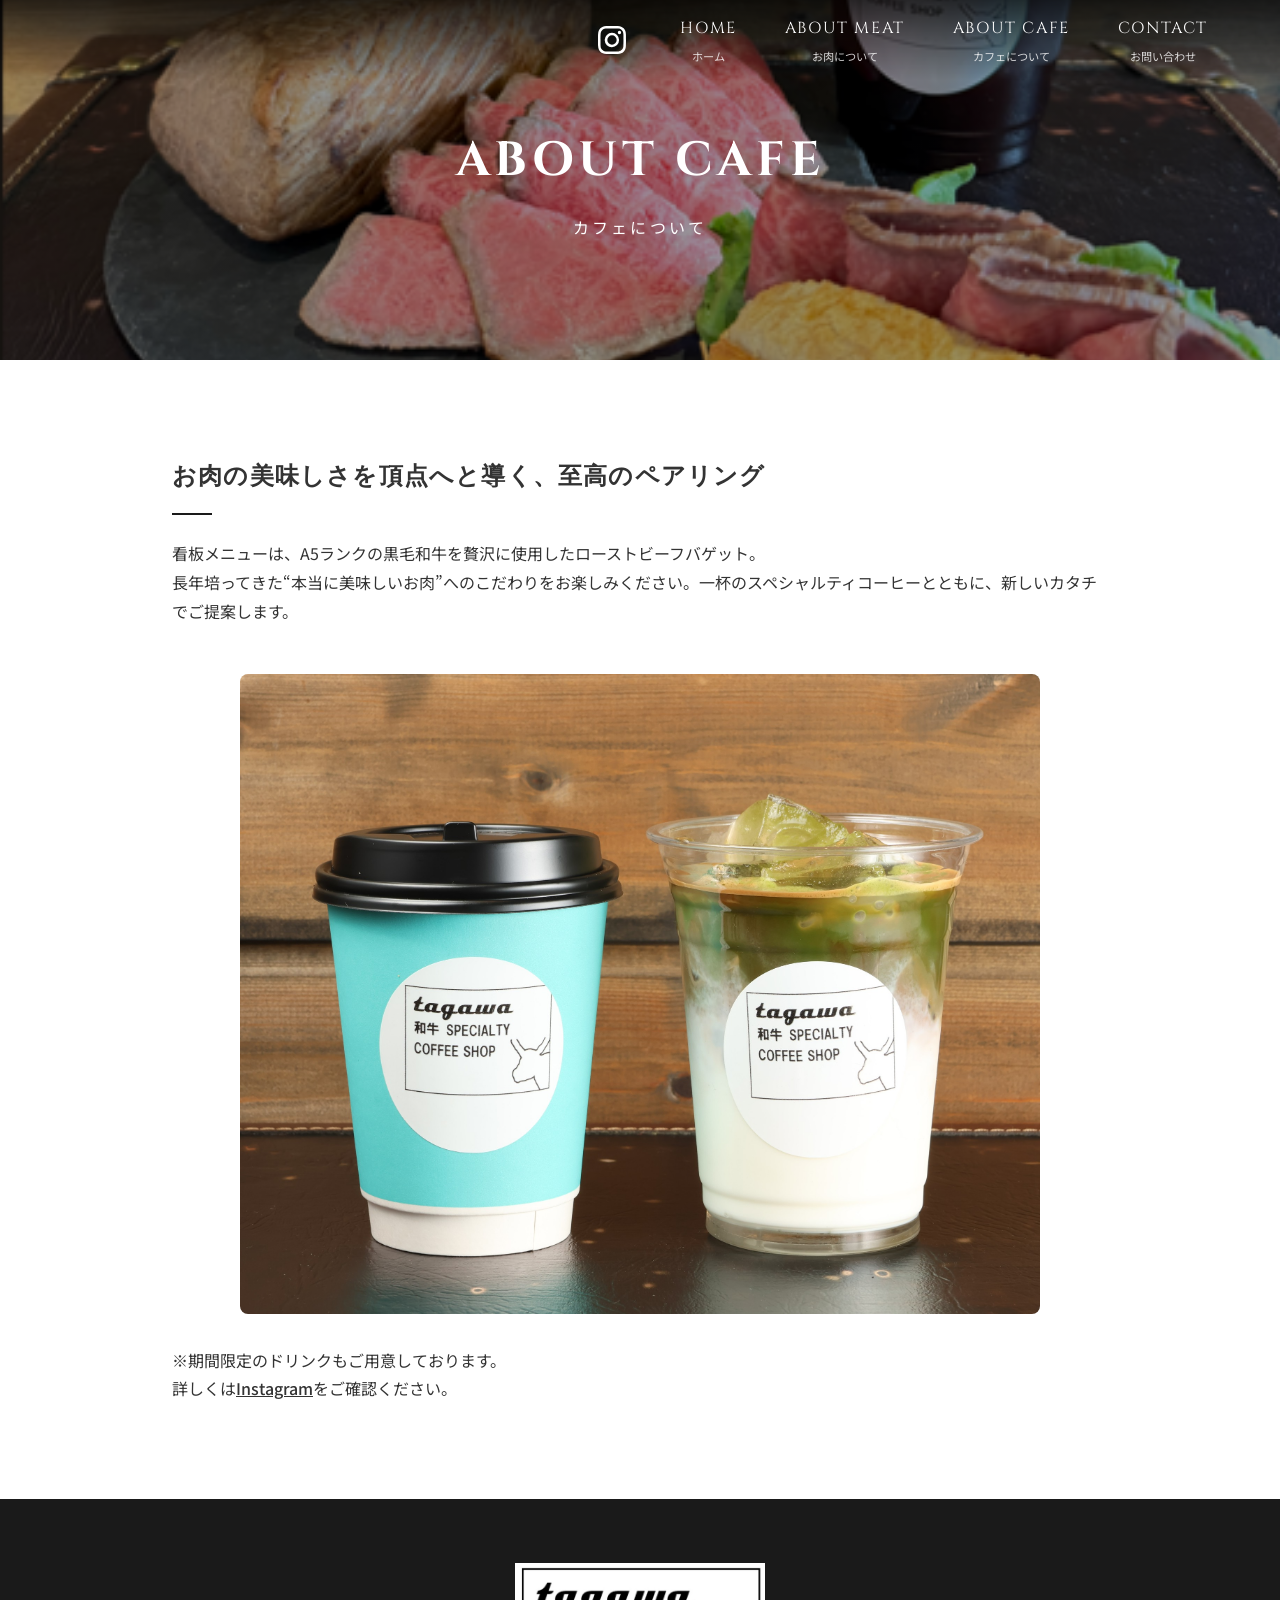
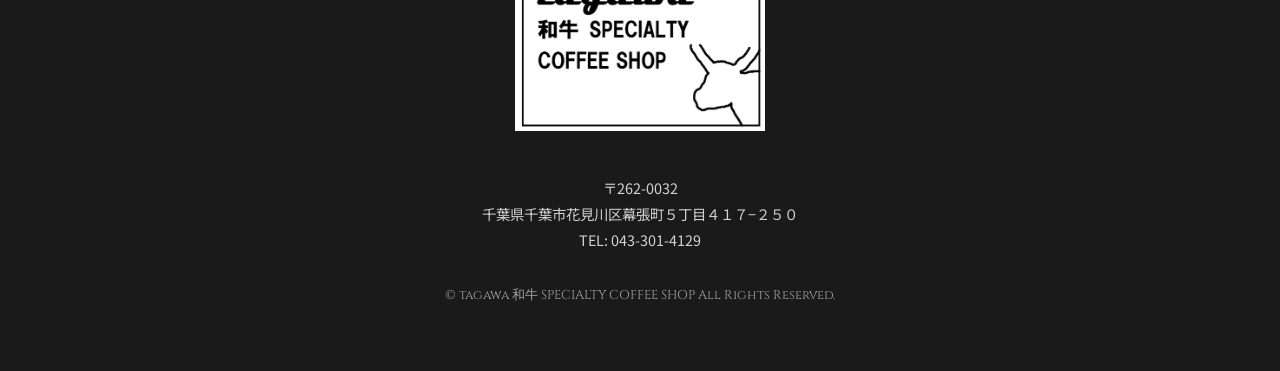
<file: about_cafe.html>
<!DOCTYPE html>
<html lang="ja">
<head>
    <meta charset="UTF-8">
    <meta name="viewport" content="width=device-width, initial-scale=1.0">
    <title>ABOUT CAFE - カフェについて | tagawa 和牛 SPECIALTY COFFEE SHOP</title>
    <meta name="description" content="こだわりのコーヒーとカフェ空間についてご紹介します。">
    <link rel="stylesheet" href="style.css">
    <link href="https://fonts.googleapis.com/css2?family=Cinzel:wght@400;700&family=Noto+Sans+JP:wght@300;400;500;700&display=swap" rel="stylesheet">
</head>
<body>
    <header class="header">
        <div class="header-inner">
            <div class="header-insta">
                <a href="https://www.instagram.com/tagawa_wagyu_specialty_shop/" target="_blank" rel="noopener noreferrer" style="color: inherit; display: flex; align-items: center; justify-content: center; width: 40px; height: 40px; transition: opacity 0.3s ease;">
                    <svg xmlns="http://www.w3.org/2000/svg" width="28" height="28" fill="currentColor" class="bi bi-instagram" viewBox="0 0 16 16">
                        <path d="M8 0C5.829 0 5.556.01 4.703.048 3.85.088 3.269.222 2.76.42a3.917 3.917 0 0 0-1.417.923A3.927 3.927 0 0 0 .42 2.76C.222 3.268.087 3.85.048 4.7.01 5.555 0 5.827 0 8.001c0 2.172.01 2.444.048 3.297.04.852.174 1.433.372 1.942.205.526.478.972.923 1.417.444.445.89.719 1.416.923.51.198 1.09.333 1.942.372C5.555 15.99 5.827 16 8 16s2.444-.01 3.298-.048c.851-.04 1.434-.174 1.943-.372a3.916 3.916 0 0 0 1.416-.923c.445-.445.718-.891.923-1.417.197-.509.332-1.09.372-1.942C15.99 10.445 16 10.173 16 8s-.01-2.445-.048-3.299c-.04-.851-.175-1.433-.372-1.941a3.926 3.926 0 0 0-.923-1.417A3.911 3.911 0 0 0 13.24.42c-.51-.198-1.092-.333-1.943-.372C10.443.01 10.172 0 7.998 0h.003zm-.717 1.442h.718c2.136 0 2.389.007 3.232.046.78.036 1.204.166 1.486.275.373.145.64.319.92.599.28.28.453.546.598.92.11.281.24.705.275 1.485.039.843.047 1.096.047 3.231s-.008 2.389-.047 3.232c-.035.78-.166 1.203-.275 1.485a2.47 2.47 0 0 1-.599.919c-.28.28-.546.453-.92.598-.28.11-.704.24-1.487.276-.843.038-1.096.047-3.232.047s-2.39-.009-3.233-.047c-.78-.036-1.203-.166-1.485-.276a2.478 2.478 0 0 1-.92-.598 2.48 2.48 0 0 1-.6-.92c-.109-.281-.24-.705-.275-1.485-.038-.843-.046-1.096-.046-3.233 0-2.136.008-2.388.046-3.231.036-.78.166-1.204.276-1.486.145-.373.319-.64.599-.92.28-.28.546-.453.92-.598.282-.11.705-.24 1.485-.276.738-.034 1.024-.044 2.515-.045v.002zm4.988 1.328a.96.96 0 1 0 0 1.92.96.96 0 0 0 0-1.92zm-4.27 1.122a4.109 4.109 0 1 0 0 8.217 4.109 4.109 0 0 0 0-8.217zm0 1.441a2.667 2.667 0 1 1 0 5.334 2.667 2.667 0 0 1 0-5.334z"/>
                    </svg>
                </a>
            </div>
            <div class="hamburger">
                <span></span>
                <span></span>
                <span></span>
            </div>
            <nav class="global-nav">
                <ul>
                    <li><a href="index.html"><span class="en">HOME</span><span class="ja">ホーム</span></a></li>
                    <li><a href="about_meat.html"><span class="en">ABOUT MEAT</span><span class="ja">お肉について</span></a></li>
                    <li><a href="about_cafe.html"><span class="en">ABOUT CAFE</span><span class="ja">カフェについて</span></a></li>
                    <li><a href="contact.html"><span class="en">CONTACT</span><span class="ja">お問い合わせ</span></a></li>
                </ul>
            </nav>
        </div>
    </header>

    <div class="page-header" style="background-image: linear-gradient(rgba(0,0,0,0.4), rgba(0,0,0,0.4)), url('cafe2.png'); background-size: cover; background-position: center;">
        <h2 class="page-title">ABOUT CAFE</h2>
        <p class="page-subtitle">カフェについて</p>
    </div>

    <main class="page-main">
        <section class="section">
            <div class="container">
                <div class="content-block">
                    <div class="content-text">
                        <h3 class="mb-4">お肉の美味しさを頂点へと導く、至高のペアリング</h3>
                        <p>看板メニューは、A5ランクの黒毛和牛を贅沢に使用したローストビーフバゲット。<br>長年培ってきた“本当に美味しいお肉”へのこだわりをお楽しみください。一杯のスペシャルティコーヒーとともに、新しいカタチでご提案します。</p>
                    </div>
                    <div class="cafe-gallery" style="margin-top: 3rem;">
                        <img src="cafe1.jpg" alt="カフェの画像" style="width: 100%; max-width: 800px; height: auto; border-radius: 8px; display: block; margin: 0 auto;">
                    </div>

                    <div class="cafe-notice" style="text-align: left; margin-top: 2rem;">
                        <p>※期間限定のドリンクもご用意しております。<br>
                        詳しくは<a href="https://www.instagram.com/tagawa_wagyu_specialty_shop/" target="_blank" rel="noopener noreferrer" class="insta-link">Instagram</a>をご確認ください。</p>
                    </div>
                </div>

            </div>
        </section>
    </main>

    <footer class="footer">
        <div class="container">
            <div class="footer-logo"><img src="logo.png" alt="tagawa 和牛 SPECIALTY COFFEE SHOP" style="max-width: 250px; height: auto;"></div>
            <p class="footer-address">〒262-0032<br>千葉県千葉市花見川区幕張町５丁目<br class="sp-only">４１７−２５０<br>TEL: 043-301-4129</p>
            <p class="copyright">&copy; tagawa 和牛 SPECIALTY COFFEE SHOP All Rights Reserved.</p>
        </div>
    </footer>
    <script src="script.js"></script>
</body>
</html>
</file>
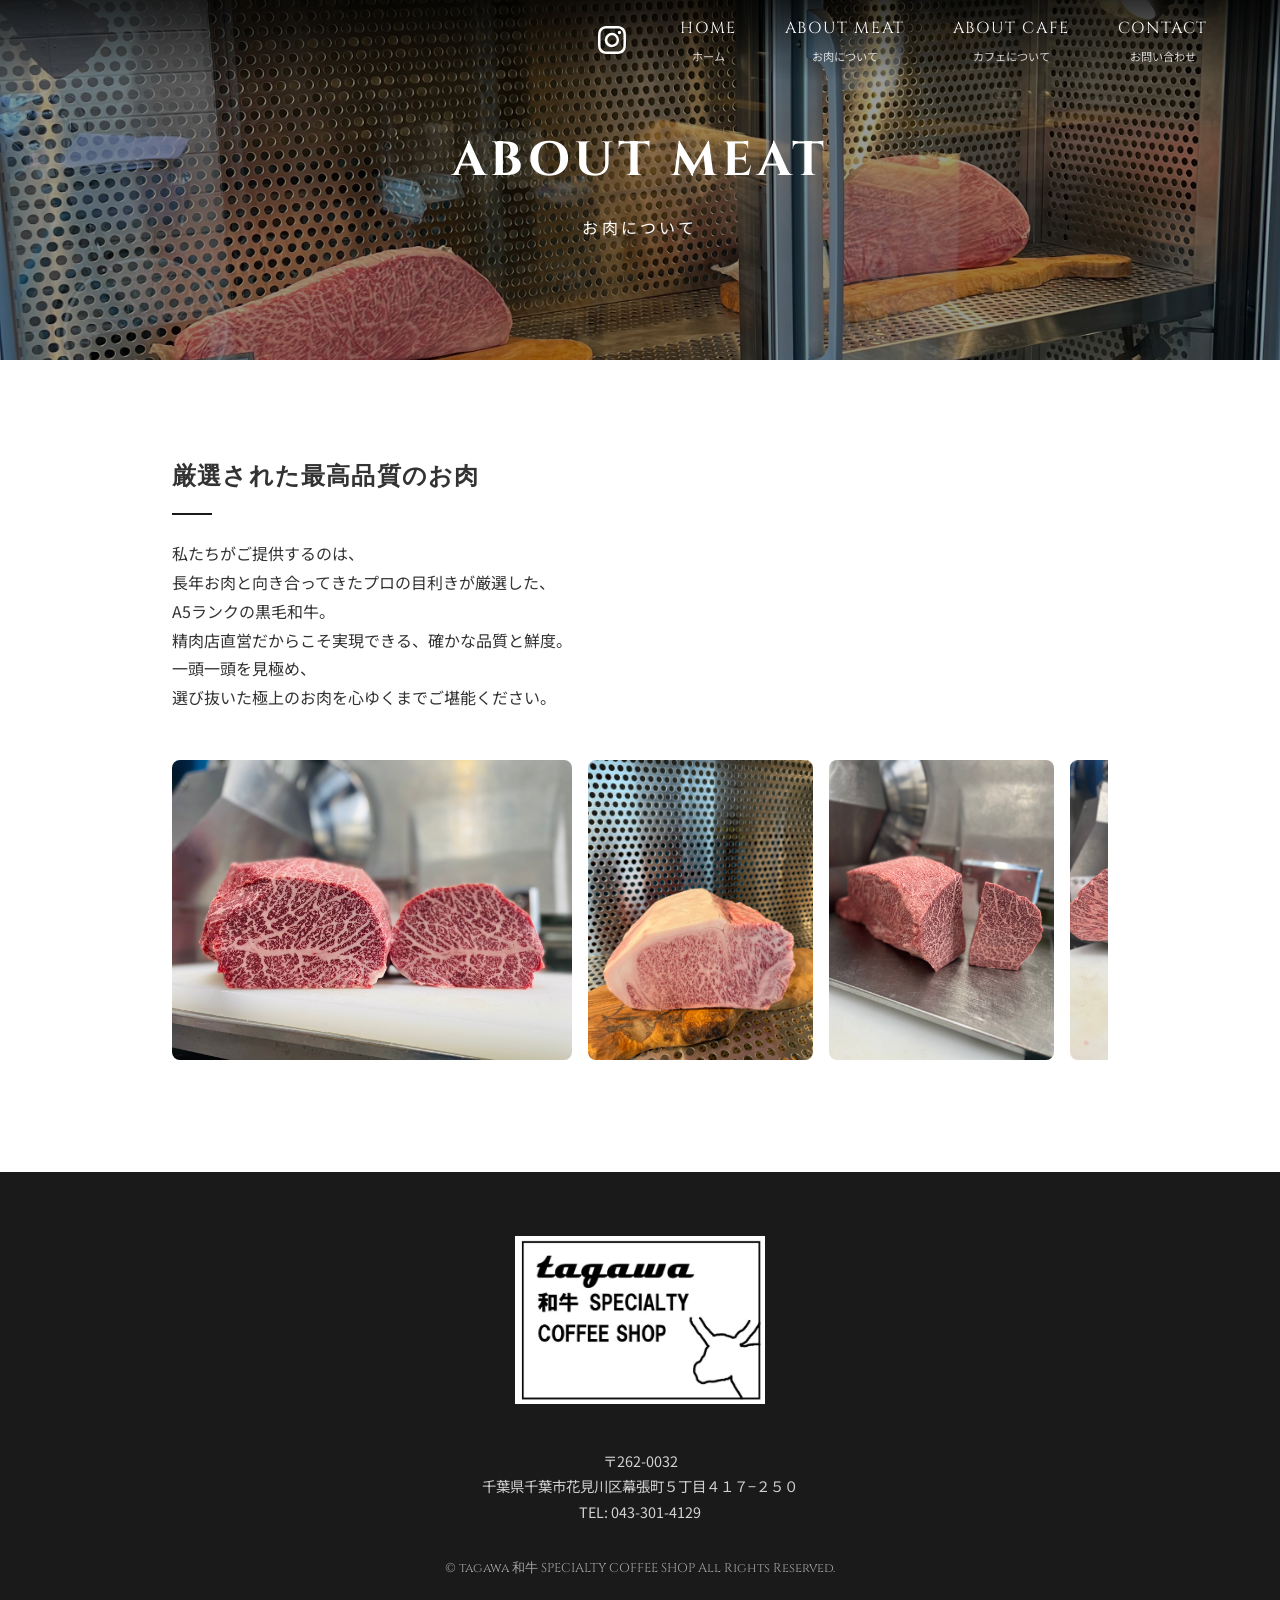
<file: about_meat.html>
<!DOCTYPE html>
<html lang="ja">

<head>
    <meta charset="UTF-8">
    <meta name="viewport" content="width=device-width, initial-scale=1.0">
    <title>ABOUT MEAT - お肉について | tagawa 和牛 SPECIALTY COFFEE SHOP</title>
    <meta name="description" content="厳選されたお肉へのこだわりをご紹介します。">
    <link rel="stylesheet" href="style.css">
    <link
        href="https://fonts.googleapis.com/css2?family=Cinzel:wght@400;700&family=Noto+Sans+JP:wght@300;400;500;700&display=swap"
        rel="stylesheet">
</head>

<body>
    <header class="header">
        <div class="header-inner">
            <div class="header-insta">
                <a href="https://www.instagram.com/tagawa_wagyu_specialty_shop/" target="_blank"
                    rel="noopener noreferrer"
                    style="color: inherit; display: flex; align-items: center; justify-content: center; width: 40px; height: 40px; transition: opacity 0.3s ease;">
                    <svg xmlns="http://www.w3.org/2000/svg" width="28" height="28" fill="currentColor"
                        class="bi bi-instagram" viewBox="0 0 16 16">
                        <path
                            d="M8 0C5.829 0 5.556.01 4.703.048 3.85.088 3.269.222 2.76.42a3.917 3.917 0 0 0-1.417.923A3.927 3.927 0 0 0 .42 2.76C.222 3.268.087 3.85.048 4.7.01 5.555 0 5.827 0 8.001c0 2.172.01 2.444.048 3.297.04.852.174 1.433.372 1.942.205.526.478.972.923 1.417.444.445.89.719 1.416.923.51.198 1.09.333 1.942.372C5.555 15.99 5.827 16 8 16s2.444-.01 3.298-.048c.851-.04 1.434-.174 1.943-.372a3.916 3.916 0 0 0 1.416-.923c.445-.445.718-.891.923-1.417.197-.509.332-1.09.372-1.942C15.99 10.445 16 10.173 16 8s-.01-2.445-.048-3.299c-.04-.851-.175-1.433-.372-1.941a3.926 3.926 0 0 0-.923-1.417A3.911 3.911 0 0 0 13.24.42c-.51-.198-1.092-.333-1.943-.372C10.443.01 10.172 0 7.998 0h.003zm-.717 1.442h.718c2.136 0 2.389.007 3.232.046.78.036 1.204.166 1.486.275.373.145.64.319.92.599.28.28.453.546.598.92.11.281.24.705.275 1.485.039.843.047 1.096.047 3.231s-.008 2.389-.047 3.232c-.035.78-.166 1.203-.275 1.485a2.47 2.47 0 0 1-.599.919c-.28.28-.546.453-.92.598-.28.11-.704.24-1.487.276-.843.038-1.096.047-3.232.047s-2.39-.009-3.233-.047c-.78-.036-1.203-.166-1.485-.276a2.478 2.478 0 0 1-.92-.598 2.48 2.48 0 0 1-.6-.92c-.109-.281-.24-.705-.275-1.485-.038-.843-.046-1.096-.046-3.233 0-2.136.008-2.388.046-3.231.036-.78.166-1.204.276-1.486.145-.373.319-.64.599-.92.28-.28.546-.453.92-.598.282-.11.705-.24 1.485-.276.738-.034 1.024-.044 2.515-.045v.002zm4.988 1.328a.96.96 0 1 0 0 1.92.96.96 0 0 0 0-1.92zm-4.27 1.122a4.109 4.109 0 1 0 0 8.217 4.109 4.109 0 0 0 0-8.217zm0 1.441a2.667 2.667 0 1 1 0 5.334 2.667 2.667 0 0 1 0-5.334z" />
                    </svg>
                </a>
            </div>
            <div class="hamburger">
                <span></span>
                <span></span>
                <span></span>
            </div>
            <nav class="global-nav">
                <ul>
                    <li><a href="index.html"><span class="en">HOME</span><span class="ja">ホーム</span></a></li>
                    <li><a href="about_meat.html"><span class="en">ABOUT MEAT</span><span class="ja">お肉について</span></a>
                    </li>
                    <li><a href="about_cafe.html"><span class="en">ABOUT CAFE</span><span class="ja">カフェについて</span></a>
                    </li>
                    <li><a href="contact.html"><span class="en">CONTACT</span><span class="ja">お問い合わせ</span></a></li>
                </ul>
            </nav>
        </div>
    </header>

    <div class="page-header"
        style="background-image: linear-gradient(rgba(0,0,0,0.4), rgba(0,0,0,0.4)), url('meat6.jpg'); background-size: cover; background-position: center;">
        <h2 class="page-title">ABOUT MEAT</h2>
        <p class="page-subtitle">お肉について</p>
    </div>

    <main class="page-main">
        <section class="section">
            <div class="container">
                <div class="content-block">
                    <div class="content-text">
                        <h3 class="mb-4">厳選された最高品質のお肉</h3>
                        <p class="meat-intro-text">
                            私たちがご提供するのは、<br>長年お肉と向き合ってきたプロの目利きが厳選した、<br>A5ランクの黒毛和牛。<br>精肉店直営だからこそ実現できる、確かな品質と鮮度。<br>一頭一頭を見極め、<br>選び抜いた極上のお肉を心ゆくまでご堪能ください。
                        </p>
                    </div>

                    <div class="meat-gallery" style="margin-top: 3rem;">
                        <div class="gallery-scroll">
                            <img src="meat1.jpg" alt="お肉の画像1">
                            <img src="meat2.jpg" alt="お肉の画像2">
                            <img src="meat3.jpg" alt="お肉の画像3">
                            <img src="meat4.jpg" alt="お肉の画像4">
                            <img src="meat5.jpg" alt="お肉の画像5">
                        </div>
                    </div>
                </div>
            </div>
        </section>
    </main>

    <footer class="footer">
        <div class="container">
            <div class="footer-logo"><img src="logo.png" alt="tagawa 和牛 SPECIALTY COFFEE SHOP"
                    style="max-width: 250px; height: auto;"></div>
            <p class="footer-address">〒262-0032<br>千葉県千葉市花見川区幕張町５丁目<br class="sp-only">４１７−２５０<br>TEL: 043-301-4129</p>
            <p class="copyright">&copy; tagawa 和牛 SPECIALTY COFFEE SHOP All Rights Reserved.</p>
        </div>
    </footer>
    <script src="script.js"></script>
</body>

</html>
</file>
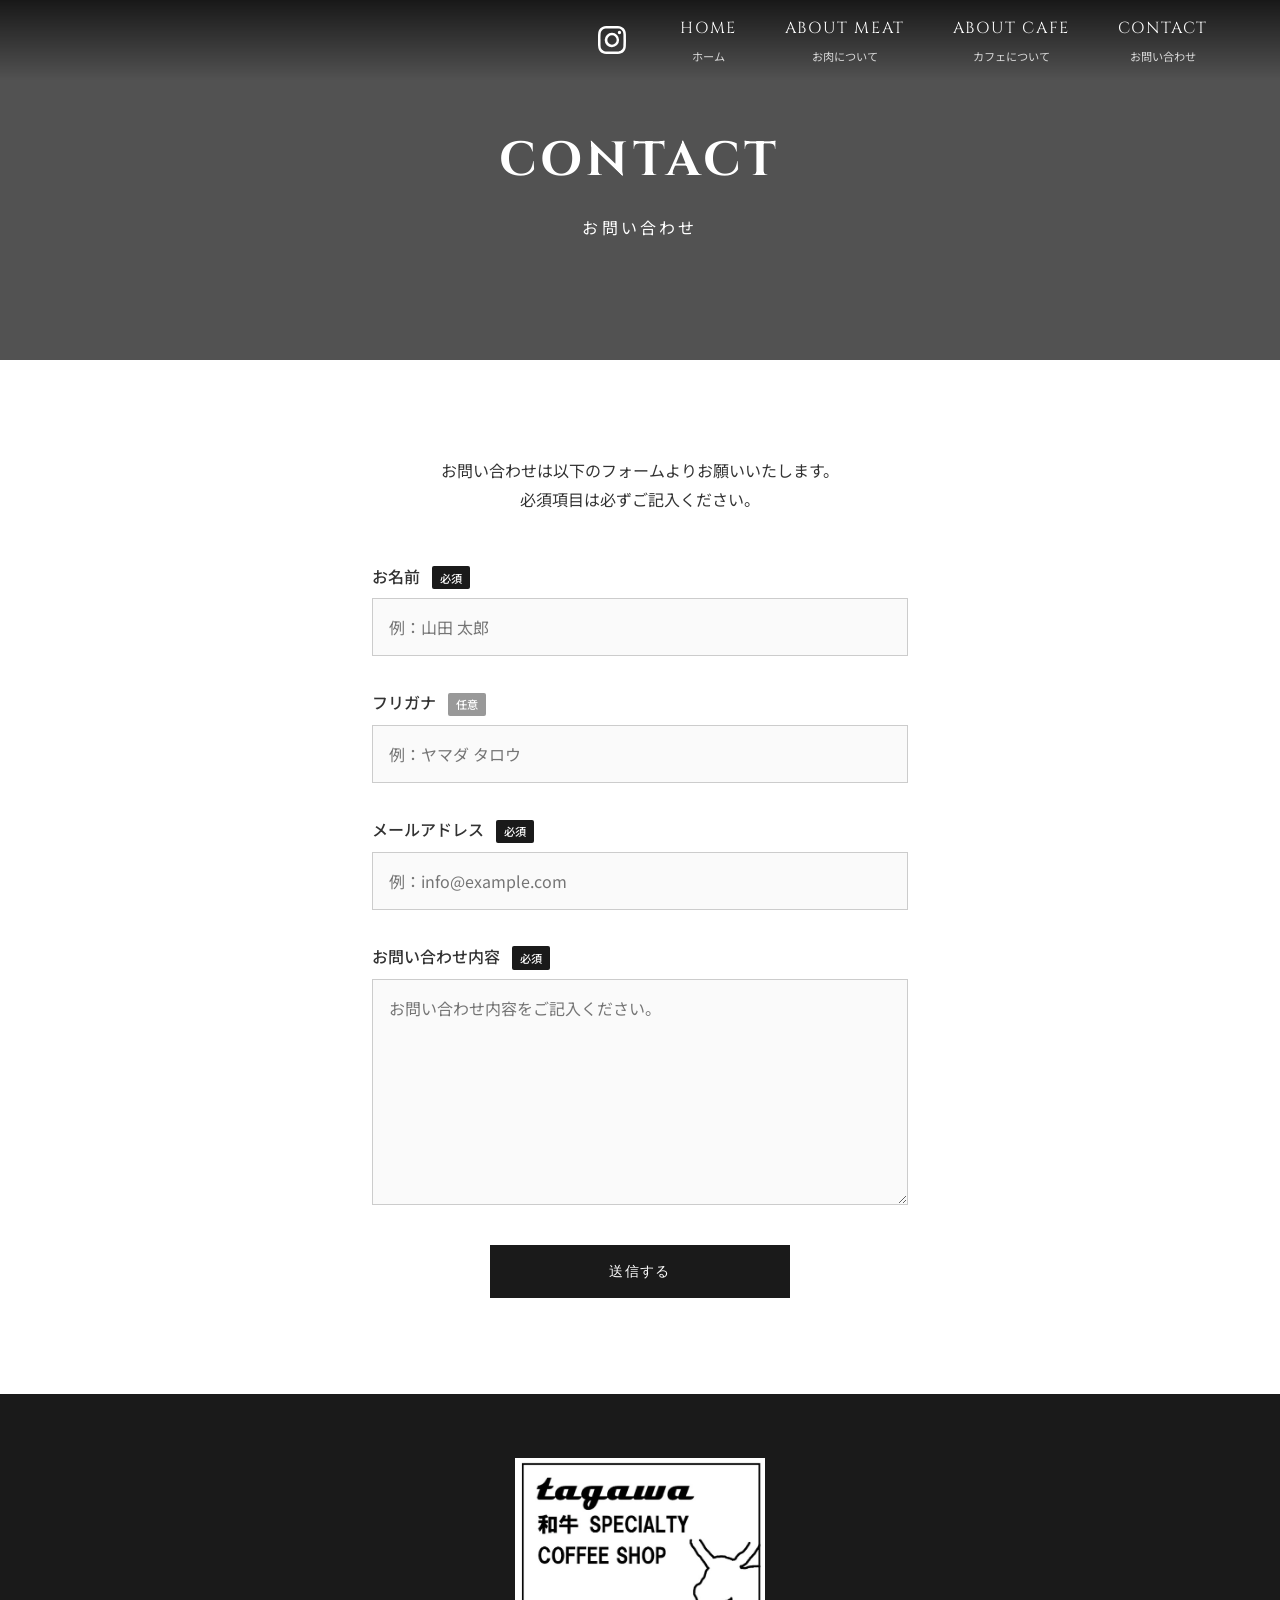
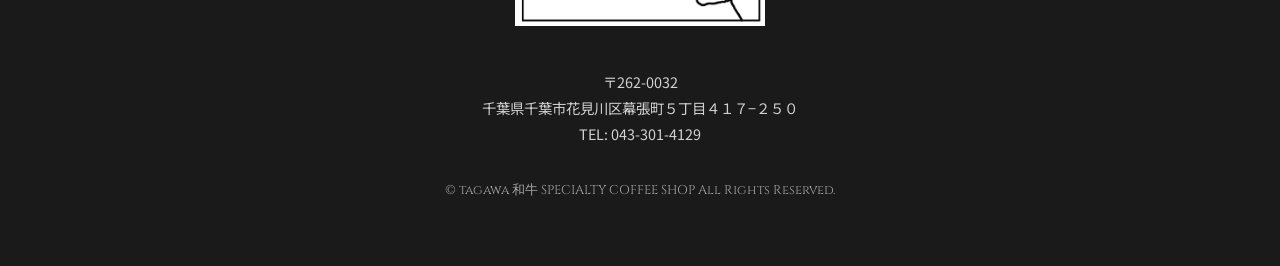
<file: contact.html>
<!DOCTYPE html>
<html lang="ja">
<head>
    <meta charset="UTF-8">
    <meta name="viewport" content="width=device-width, initial-scale=1.0">
    <title>CONTACT - お問い合わせ | tagawa 和牛 SPECIALTY COFFEE SHOP</title>
    <meta name="description" content="tagawa 和牛 SPECIALTY COFFEE SHOPへのお問い合わせはこちらのフォームより承っております。">
    <link rel="stylesheet" href="style.css">
    <link href="https://fonts.googleapis.com/css2?family=Cinzel:wght@400;700&family=Noto+Sans+JP:wght@300;400;500;700&display=swap" rel="stylesheet">
</head>
<body>
    <header class="header">
        <div class="header-inner">
            <div class="header-insta">
                <a href="https://www.instagram.com/tagawa_wagyu_specialty_shop/" target="_blank" rel="noopener noreferrer" style="color: inherit; display: flex; align-items: center; justify-content: center; width: 40px; height: 40px; transition: opacity 0.3s ease;">
                    <svg xmlns="http://www.w3.org/2000/svg" width="28" height="28" fill="currentColor" class="bi bi-instagram" viewBox="0 0 16 16">
                        <path d="M8 0C5.829 0 5.556.01 4.703.048 3.85.088 3.269.222 2.76.42a3.917 3.917 0 0 0-1.417.923A3.927 3.927 0 0 0 .42 2.76C.222 3.268.087 3.85.048 4.7.01 5.555 0 5.827 0 8.001c0 2.172.01 2.444.048 3.297.04.852.174 1.433.372 1.942.205.526.478.972.923 1.417.444.445.89.719 1.416.923.51.198 1.09.333 1.942.372C5.555 15.99 5.827 16 8 16s2.444-.01 3.298-.048c.851-.04 1.434-.174 1.943-.372a3.916 3.916 0 0 0 1.416-.923c.445-.445.718-.891.923-1.417.197-.509.332-1.09.372-1.942C15.99 10.445 16 10.173 16 8s-.01-2.445-.048-3.299c-.04-.851-.175-1.433-.372-1.941a3.926 3.926 0 0 0-.923-1.417A3.911 3.911 0 0 0 13.24.42c-.51-.198-1.092-.333-1.943-.372C10.443.01 10.172 0 7.998 0h.003zm-.717 1.442h.718c2.136 0 2.389.007 3.232.046.78.036 1.204.166 1.486.275.373.145.64.319.92.599.28.28.453.546.598.92.11.281.24.705.275 1.485.039.843.047 1.096.047 3.231s-.008 2.389-.047 3.232c-.035.78-.166 1.203-.275 1.485a2.47 2.47 0 0 1-.599.919c-.28.28-.546.453-.92.598-.28.11-.704.24-1.487.276-.843.038-1.096.047-3.232.047s-2.39-.009-3.233-.047c-.78-.036-1.203-.166-1.485-.276a2.478 2.478 0 0 1-.92-.598 2.48 2.48 0 0 1-.6-.92c-.109-.281-.24-.705-.275-1.485-.038-.843-.046-1.096-.046-3.233 0-2.136.008-2.388.046-3.231.036-.78.166-1.204.276-1.486.145-.373.319-.64.599-.92.28-.28.546-.453.92-.598.282-.11.705-.24 1.485-.276.738-.034 1.024-.044 2.515-.045v.002zm4.988 1.328a.96.96 0 1 0 0 1.92.96.96 0 0 0 0-1.92zm-4.27 1.122a4.109 4.109 0 1 0 0 8.217 4.109 4.109 0 0 0 0-8.217zm0 1.441a2.667 2.667 0 1 1 0 5.334 2.667 2.667 0 0 1 0-5.334z"/>
                    </svg>
                </a>
            </div>
            <div class="hamburger">
                <span></span>
                <span></span>
                <span></span>
            </div>
            <nav class="global-nav">
                <ul>
                    <li><a href="index.html"><span class="en">HOME</span><span class="ja">ホーム</span></a></li>
                    <li><a href="about_meat.html"><span class="en">ABOUT MEAT</span><span class="ja">お肉について</span></a></li>
                    <li><a href="about_cafe.html"><span class="en">ABOUT CAFE</span><span class="ja">カフェについて</span></a></li>
                    <li><a href="contact.html"><span class="en">CONTACT</span><span class="ja">お問い合わせ</span></a></li>
                </ul>
            </nav>
        </div>
    </header>

    <div class="page-header">
        <div class="page-slideshow">
            <div class="slide-2" style="background-image: url('last1.png');"></div>
            <div class="slide-2" style="background-image: url('last2.jpg');"></div>
        </div>
        <h2 class="page-title">CONTACT</h2>
        <p class="page-subtitle">お問い合わせ</p>
    </div>

    <main class="page-main">
        <section class="section">
            <div class="container" style="max-width: 600px;">
                <p class="contact-intro">
                    お問い合わせは以下のフォームよりお願いいたします。<br>
                    必須項目は必ずご記入ください。
                </p>
                
                <form action="mailto:tagawa1129@outlook.com" method="post" enctype="text/plain" class="contact-form">
                    <div class="form-group">
                        <label for="name">お名前 <span class="required">必須</span></label>
                        <input type="text" id="name" name="名前" required placeholder="例：山田 太郎">
                    </div>
                    
                    <div class="form-group">
                        <label for="furigana">フリガナ <span class="optional">任意</span></label>
                        <input type="text" id="furigana" name="フリガナ" placeholder="例：ヤマダ タロウ">
                    </div>
                    
                    <div class="form-group">
                        <label for="email">メールアドレス <span class="required">必須</span></label>
                        <input type="email" id="email" name="メールアドレス" required placeholder="例：info@example.com">
                    </div>
                    
                    <div class="form-group">
                        <label for="message">お問い合わせ内容 <span class="required">必須</span></label>
                        <textarea id="message" name="お問い合わせ内容" rows="8" required placeholder="お問い合わせ内容をご記入ください。"></textarea>
                    </div>
                    
                    <div class="form-submit" style="text-align: center; margin-top: 2rem;">
                        <button type="submit" class="btn submit-btn">送信する</button>
                    </div>
                </form>
            </div>
        </section>
    </main>

    <footer class="footer">
        <div class="container">
            <div class="footer-logo"><img src="logo.png" alt="tagawa 和牛 SPECIALTY COFFEE SHOP" style="max-width: 250px; height: auto;"></div>
            <p class="footer-address">〒262-0032<br>千葉県千葉市花見川区幕張町５丁目<br class="sp-only">４１７−２５０<br>TEL: 043-301-4129</p>
            <p class="copyright">&copy; tagawa 和牛 SPECIALTY COFFEE SHOP All Rights Reserved.</p>
        </div>
    </footer>
    <script src="script.js"></script>
</body>
</html>
</file>
<file: style.css>
:root {
    --primary-color: #1a1a1a;
    --text-color: #333333;
    --bg-color: #ffffff;
    --gray-bg: #f5f5f5;
    --accent-color: #8b7355;
    --header-height: 80px;
}

* {
    margin: 0;
    padding: 0;
    box-sizing: border-box;
}

body {
    font-family: 'Noto Sans JP', sans-serif;
    color: var(--text-color);
    line-height: 1.8;
    background-color: var(--bg-color);
}

a {
    color: inherit;
    text-decoration: none;
    transition: all 0.3s ease;
}

ul {
    list-style: none;
}

.placeholder-image {
    background-color: #e0e0e0;
    display: flex;
    align-items: center;
    justify-content: center;
    position: relative;
    overflow: hidden;
}

.placeholder-image::after {
    content: "Image Placeholder";
    color: #999;
    font-size: 1.2rem;
    font-family: 'Cinzel', serif;
    letter-spacing: 0.1em;
}

/* Typography */
h1, h2, h3, .en {
    font-family: 'Cinzel', serif;
}

/* Header */
.header {
    position: fixed;
    top: 0;
    left: 0;
    width: 100%;
    height: var(--header-height);
    z-index: 100;
    background: linear-gradient(rgba(0,0,0,0.7), rgba(0,0,0,0));
    color: #fff;
    transition: background 0.3s ease;
}

.header.solid {
    background: var(--primary-color);
}

.header-inner {
    display: flex;
    justify-content: flex-end;
    align-items: center;
    gap: 3rem;
    max-width: 1200px;
    margin: 0 auto;
    padding: 0 2rem;
    height: 100%;
}

.header-insta a:hover {
    opacity: 0.7;
}

.logo a {
    font-size: 1.8rem;
    letter-spacing: 0.1em;
}

.global-nav ul {
    display: flex;
    gap: 3rem;
}

.global-nav a {
    display: flex;
    flex-direction: column;
    align-items: center;
    text-align: center;
}

.global-nav a:hover {
    opacity: 0.7;
}

.global-nav .en {
    font-size: 1rem;
    letter-spacing: 0.1em;
}

.global-nav .ja {
    font-size: 0.7rem;
    margin-top: 0.2rem;
    opacity: 0.8;
}

/* Hero Section */
.hero {
    height: 100vh;
    position: relative;
}

.hero-slideshow {
    position: absolute;
    top: 0;
    left: 0;
    width: 100%;
    height: 100%;
    z-index: 1;
}

.hero-slideshow::after {
    content: '';
    position: absolute;
    top: 0;
    left: 0;
    width: 100%;
    height: 100%;
    background: rgba(0, 0, 0, 0.4);
    z-index: 2;
}

.slide {
    position: absolute;
    top: 0;
    left: 0;
    width: 100%;
    height: 100%;
    background-size: cover;
    background-position: center;
    background-repeat: no-repeat;
    opacity: 0;
    animation: slideAnimation 20s infinite;
}

.slide:nth-child(1) { animation-delay: 0s; }
.slide:nth-child(2) { animation-delay: 5s; }
.slide:nth-child(3) { animation-delay: 10s; }
.slide:nth-child(4) { animation-delay: 15s; }

@keyframes slideAnimation {
    0% { opacity: 0; transform: scale(1); }
    5% { opacity: 1; }
    25% { opacity: 1; }
    30% { opacity: 0; transform: scale(1.05); }
    100% { opacity: 0; transform: scale(1.05); }
}

.hero-text {
    z-index: 3;
    position: absolute;
    top: 50%;
    left: 50%;
    transform: translate(-50%, -50%);
    text-align: center;
    color: #fff;
    width: 100%;
}

.hero-text h2 {
    font-size: 3.5rem;
    letter-spacing: 0.2em;
    margin-bottom: 1rem;
    text-shadow: 2px 2px 4px rgba(0,0,0,0.5);
}

.hero-text p {
    font-size: 1.2rem;
    letter-spacing: 0.3em;
    text-shadow: 1px 1px 2px rgba(0,0,0,0.5);
}

/* Page Header */
.page-header {
    height: 40vh;
    min-height: 300px;
    position: relative;
    display: flex;
    flex-direction: column;
    justify-content: center;
    align-items: center;
    color: #fff;
    background-color: #888;
    overflow: hidden;
}

.page-slideshow {
    position: absolute;
    top: 0;
    left: 0;
    width: 100%;
    height: 100%;
    z-index: 0;
}

.page-slideshow::after {
    content: '';
    position: absolute;
    top: 0;
    left: 0;
    width: 100%;
    height: 100%;
    background: rgba(0, 0, 0, 0.4);
    z-index: 1;
}

.slide-2 {
    position: absolute;
    top: 0;
    left: 0;
    width: 100%;
    height: 100%;
    background-size: cover;
    background-position: center;
    background-repeat: no-repeat;
    opacity: 0;
    animation: slideAnimation2 10s infinite;
}

.slide-2:nth-child(1) { animation-delay: 0s; }
.slide-2:nth-child(2) { animation-delay: 5s; }

@keyframes slideAnimation2 {
    0% { opacity: 0; transform: scale(1); }
    10% { opacity: 1; }
    50% { opacity: 1; }
    60% { opacity: 0; transform: scale(1.05); }
    100% { opacity: 0; transform: scale(1.05); }
}

.slide-3 {
    position: absolute;
    top: 0;
    left: 0;
    width: 100%;
    height: 100%;
    background-size: cover;
    background-position: center;
    background-repeat: no-repeat;
    opacity: 0;
    animation: slideAnimation3 15s infinite;
}

.slide-3:nth-child(1) { animation-delay: 0s; }
.slide-3:nth-child(2) { animation-delay: 5s; }
.slide-3:nth-child(3) { animation-delay: 10s; }

@keyframes slideAnimation3 {
    0% { opacity: 0; transform: scale(1); }
    6.66% { opacity: 1; }
    33.33% { opacity: 1; }
    40% { opacity: 0; transform: scale(1.05); }
    100% { opacity: 0; transform: scale(1.05); }
}

.page-header::after {
    display: none; /* Hide placeholder text for page header */
}

.page-title {
    font-size: 3rem;
    letter-spacing: 0.1em;
    margin-bottom: 0.5rem;
    position: relative;
    z-index: 2;
}

.page-subtitle {
    font-size: 1rem;
    letter-spacing: 0.2em;
    position: relative;
    z-index: 2;
}

/* Common Layout */
.container {
    max-width: 1000px;
    margin: 0 auto;
    padding: 0 2rem;
}

.section {
    padding: 6rem 0;
}

.section-header {
    text-align: center;
    margin-bottom: 4rem;
}

.section-title {
    font-size: 2.5rem;
    letter-spacing: 0.1em;
    margin-bottom: 0.5rem;
    color: var(--primary-color);
}

.section-subtitle {
    font-size: 0.9rem;
    letter-spacing: 0.2em;
    color: #666;
}

/* Button */
.btn {
    display: inline-block;
    padding: 1rem 3rem;
    background-color: var(--primary-color);
    color: #fff;
    border: 1px solid var(--primary-color);
    letter-spacing: 0.1em;
    font-size: 0.9rem;
    transition: all 0.3s ease;
}

.btn:hover {
    background-color: #fff;
    color: var(--primary-color);
}

/* Concept Section */
.concept-content {
    display: flex;
    gap: 4rem;
    align-items: center;
}

.concept-image {
    flex: 1;
    height: 400px;
}

.concept-text {
    flex: 1;
}

.concept-text h3 {
    font-size: 1.5rem;
    margin-bottom: 1.5rem;
    letter-spacing: 0.05em;
    text-align: left;
}

.concept-text p {
    margin-bottom: 2rem;
    color: #555;
    text-align: left;
}

/* News Section */
.news {
    background-color: var(--gray-bg);
}

.news-list {
    max-width: 800px;
    margin: 0 auto;
}

.news-list li {
    display: flex;
    border-bottom: 1px solid #ddd;
    padding: 1.5rem 0;
}

.news-list time {
    width: 120px;
    font-family: 'Cinzel', serif;
    color: #666;
}

.news-list a {
    flex: 1;
}

.news-list a:hover {
    color: var(--accent-color);
}

/* Page Content Blocks */
.content-block {
    margin-bottom: 6rem;
    text-align: left;
}

.content-block:last-child {
    margin-bottom: 0;
}

.content-block.row {
    display: flex;
    gap: 4rem;
    align-items: center;
}

.content-block.row.reverse {
    flex-direction: row-reverse;
}

.content-block .col {
    flex: 1;
}

.content-block h3 {
    font-size: 1.5rem;
    margin-bottom: 1.5rem;
    letter-spacing: 0.05em;
    position: relative;
    padding-bottom: 1rem;
}

.content-block h3::after {
    content: '';
    position: absolute;
    bottom: 0;
    left: 0;
    width: 40px;
    height: 2px;
    background-color: var(--primary-color);
}

.text-center h3::after {
    left: 50%;
    transform: translateX(-50%);
}

.mb-4 {
    margin-bottom: 2rem;
}

.text-center {
    text-align: center;
}

.contact-intro {
    text-align: center;
    margin-bottom: 3rem;
}

/* Shop Info Section */
.shop-info-wrapper {
    display: flex;
    gap: 4rem;
    align-items: flex-start;
}

.shop-details,
.map-container {
    flex: 1;
    min-width: 0;
}

/* Footer */
.footer {
    background-color: var(--primary-color);
    color: #fff;
    padding: 4rem 0;
    text-align: center;
}

.footer-logo {
    font-family: 'Cinzel', serif;
    font-size: 2rem;
    letter-spacing: 0.2em;
    margin-bottom: 1.5rem;
}

.footer-address {
    font-size: 0.9rem;
    margin-bottom: 2rem;
    opacity: 0.8;
}

.copyright {
    font-size: 0.8rem;
    font-family: 'Cinzel', serif;
    opacity: 0.6;
}

/* Hamburger Menu */
.hamburger {
    display: none;
}

/* Responsive */
@media (max-width: 768px) {
    .header {
        height: 60px;
    }
    .header-inner {
        flex-direction: row;
        justify-content: flex-end;
        align-items: center;
        padding: 0 1rem;
        height: 100%;
        position: relative;
    }

    .hamburger {
        display: flex;
        flex-direction: column;
        justify-content: space-between;
        width: 24px;
        height: 18px;
        position: absolute;
        top: 50%;
        left: 1rem;
        transform: translateY(-50%);
        cursor: pointer;
        z-index: 101;
    }

    .hamburger span {
        display: block;
        width: 100%;
        height: 2px;
        background-color: #fff;
        transition: all 0.3s ease;
    }

    .header.solid .hamburger span {
        background-color: #fff;
    }

    .hamburger.is-active span:nth-child(1) {
        transform: translateY(8px) rotate(45deg);
    }
    .hamburger.is-active span:nth-child(2) {
        opacity: 0;
    }
    .hamburger.is-active span:nth-child(3) {
        transform: translateY(-8px) rotate(-45deg);
    }

    .global-nav {
        position: fixed;
        top: 0;
        left: 0;
        width: 100%;
        height: 100vh;
        background-color: rgba(26, 26, 26, 0.95);
        display: flex;
        flex-direction: column;
        justify-content: center;
        align-items: center;
        transform: translateX(-100%);
        transition: transform 0.3s ease;
        z-index: 100;
    }

    .global-nav.is-active {
        transform: translateX(0);
    }

    .global-nav ul {
        flex-direction: column;
        gap: 2rem;
        align-items: center;
    }
    
    /* Remove logo styles if any, or keep commented */
    /* .logo {
        z-index: 101;
        position: relative;
    } */

    .hero-text h2 {
        font-size: 2rem;
    }

    .hero-text p {
        font-size: 0.9rem;
    }

    .concept-content {
        flex-direction: column;
        gap: 2rem;
    }

    .concept-image {
        width: 100%;
        height: 300px;
    }

    .news-list li {
        flex-direction: column;
        gap: 0.5rem;
    }

    .content-block.row,
    .content-block.row.reverse {
        flex-direction: column;
        gap: 2rem;
    }

    .content-block .col.placeholder-image {
        width: 100%;
    }

    .shop-info-wrapper {
        flex-direction: column;
        gap: 2rem;
    }

    .content-text p,
    .concept-text p {
        font-size: 0.85rem;
    }

    .meat-intro-text {
        font-size: 0.4rem;
        white-space: nowrap;
        letter-spacing: -0.02em;
    }

    .contact-intro {
        text-align: left;
        font-size: 0.7rem;
    }
    .content-block h3,
    .concept-text h3 {
        font-size: 1.2rem;
    }
}

/* Contact Form */
.form-group {
    margin-bottom: 2rem;
    text-align: left;
}

.form-group label {
    display: block;
    margin-bottom: 0.5rem;
    font-weight: 500;
}

.form-group .required {
    display: inline-block;
    background-color: var(--primary-color);
    color: #fff;
    font-size: 0.7rem;
    padding: 0.1rem 0.5rem;
    margin-left: 0.5rem;
    border-radius: 2px;
}

.form-group .optional {
    display: inline-block;
    background-color: #999;
    color: #fff;
    font-size: 0.7rem;
    padding: 0.1rem 0.5rem;
    margin-left: 0.5rem;
    border-radius: 2px;
}

.form-group input,
.form-group textarea {
    width: 100%;
    padding: 1rem;
    border: 1px solid #ccc;
    font-family: inherit;
    font-size: 1rem;
    background-color: #fafafa;
    transition: border-color 0.3s ease;
}

.form-group input:focus,
.form-group textarea:focus {
    outline: none;
    border-color: var(--primary-color);
}

.submit-btn {
    width: 100%;
    max-width: 300px;
    cursor: pointer;
}

/* Gallery Scroll */
.gallery-scroll {
    display: flex;
    gap: 1rem;
    overflow-x: auto;
    scroll-snap-type: x mandatory;
    padding-bottom: 1rem;
    -webkit-overflow-scrolling: touch;
}

.gallery-scroll::-webkit-scrollbar {
    height: 6px;
}

.gallery-scroll::-webkit-scrollbar-track {
    background: #f1f1f1;
    border-radius: 4px;
}

.gallery-scroll::-webkit-scrollbar-thumb {
    background: #ccc;
    border-radius: 4px;
}

.gallery-scroll img {
    height: 300px;
    width: auto;
    object-fit: cover;
    border-radius: 8px;
    scroll-snap-align: start;
    flex-shrink: 0;
}

.insta-link {
    text-decoration: underline;
    font-weight: 500;
    transition: opacity 0.3s ease;
}

.insta-link:hover {
    opacity: 0.7;
}

@media (max-width: 768px) {
    .gallery-scroll img {
        height: 200px;
    }
}

/* Utility Classes */
.pc-only {
    display: block !important;
}
.sp-only {
    display: none !important;
}

@media (max-width: 768px) {
    .pc-only {
        display: none !important;
    }
    .sp-only {
        display: block !important;
    }
}
</file>
